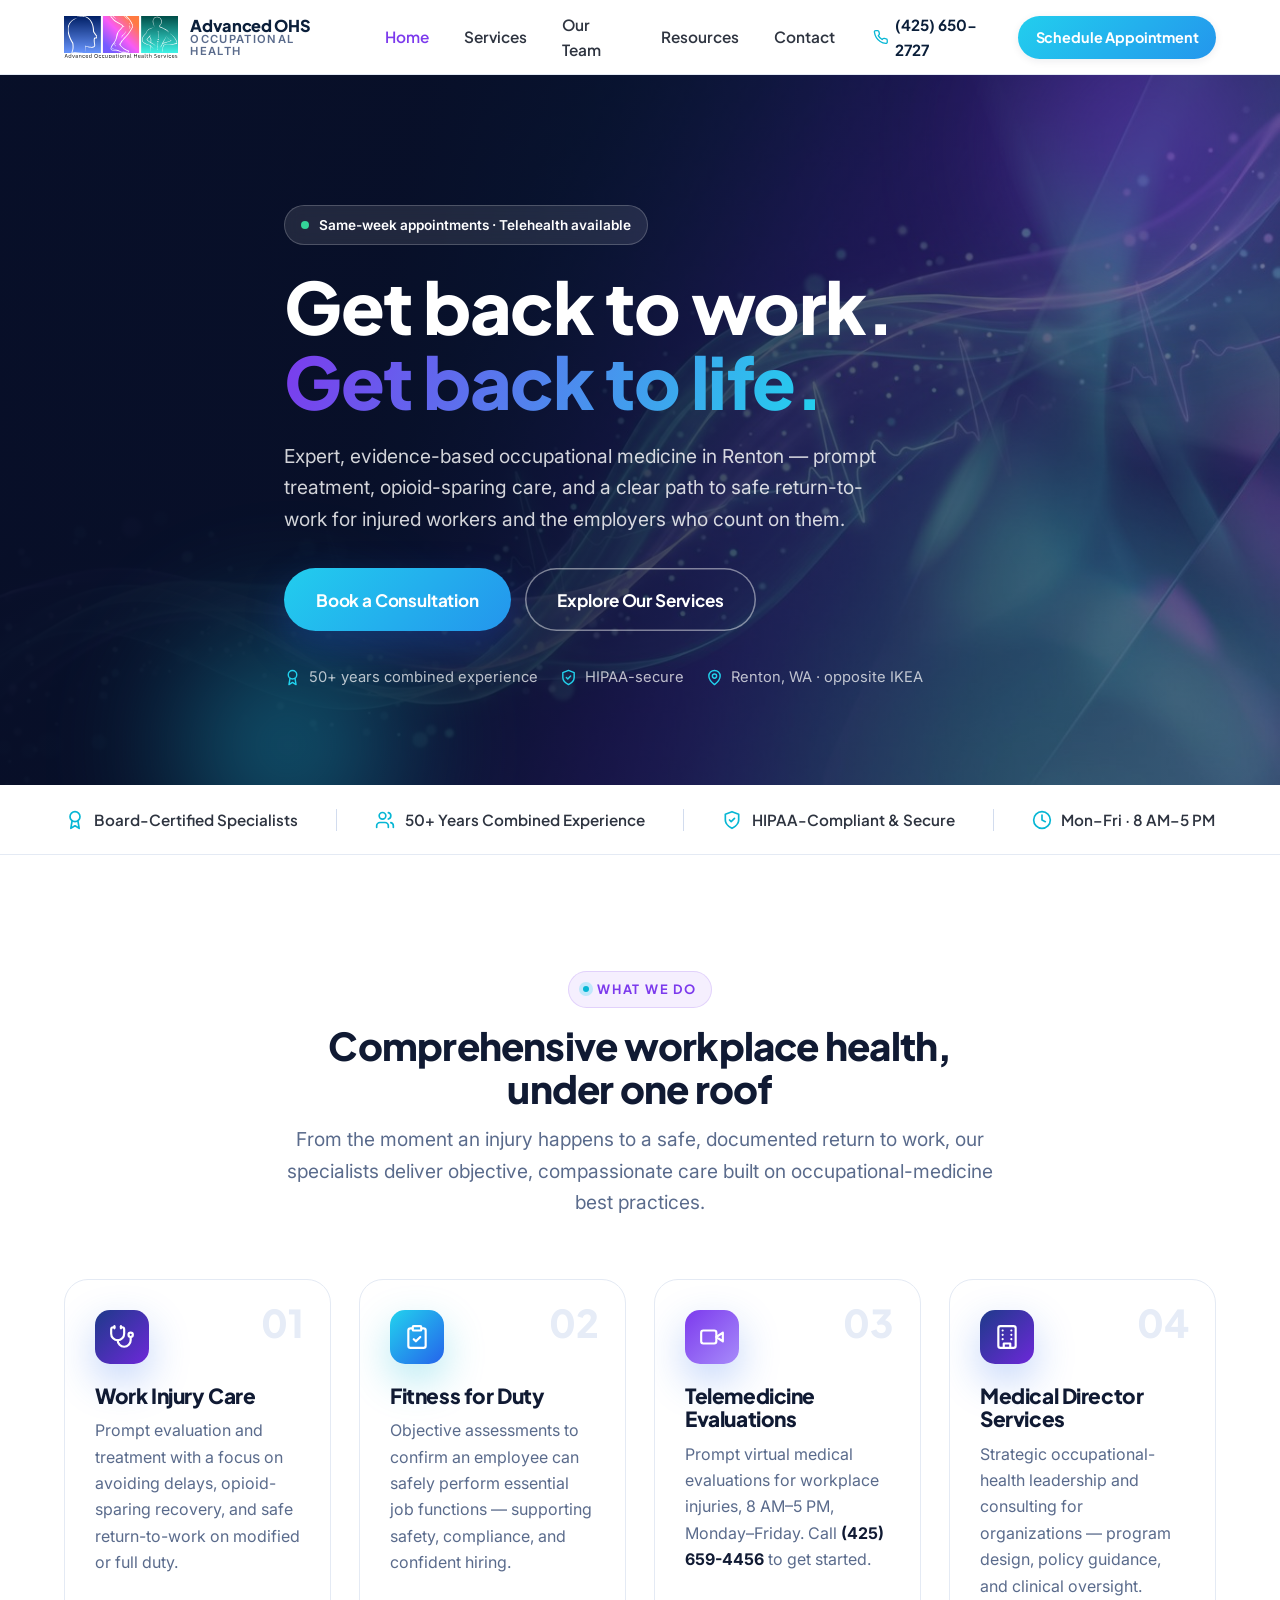
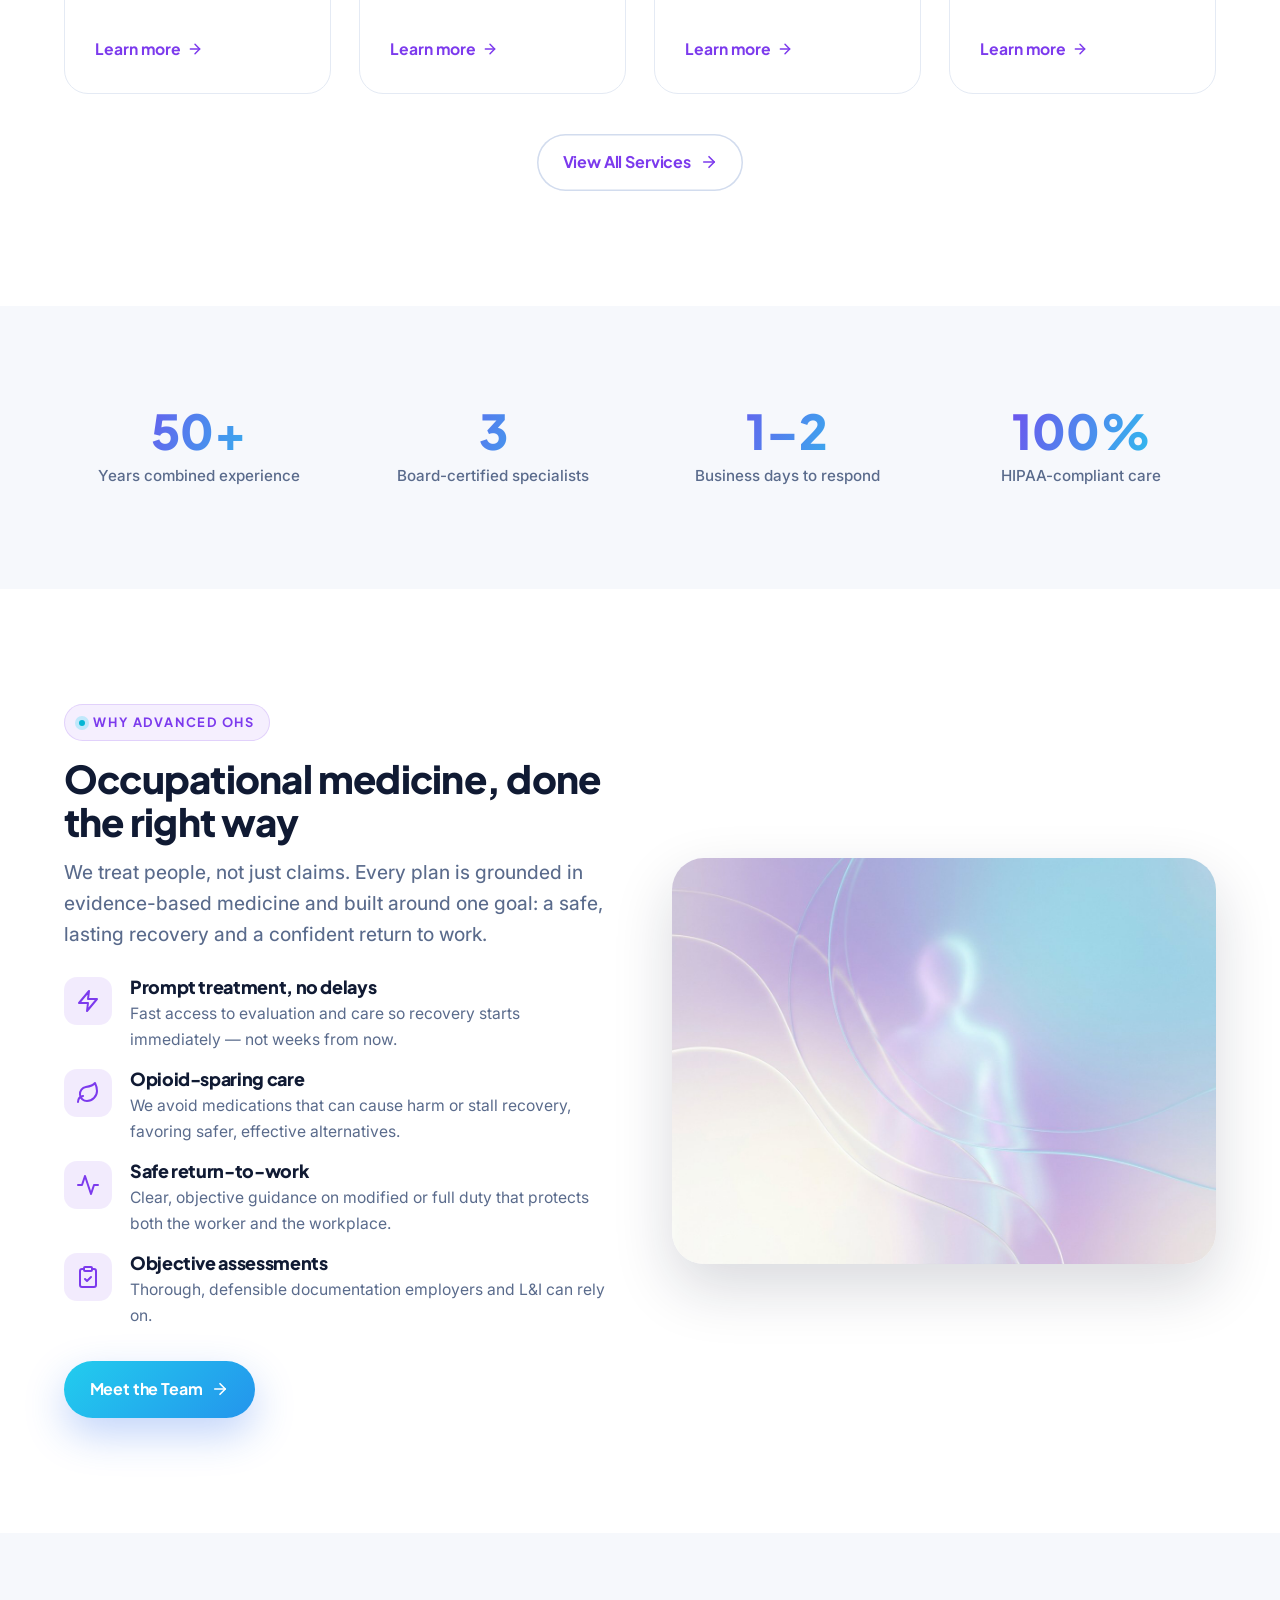
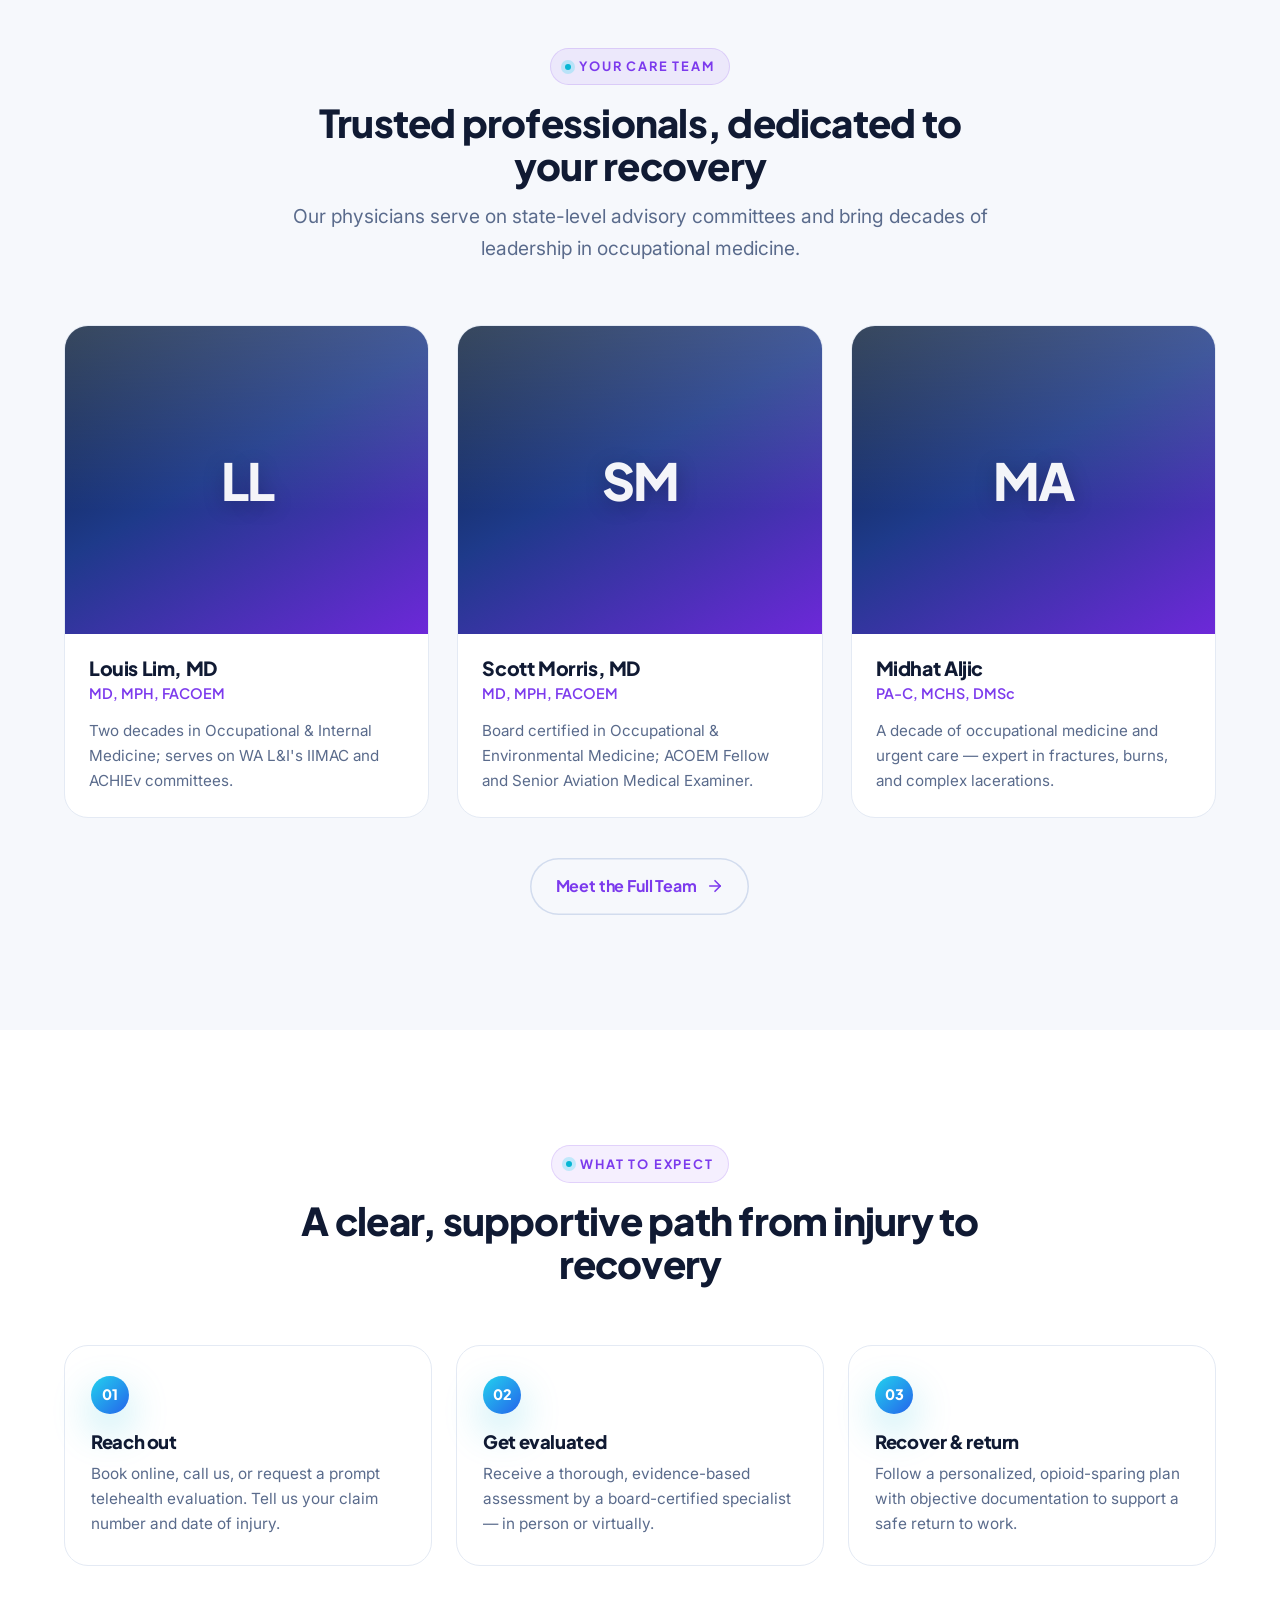
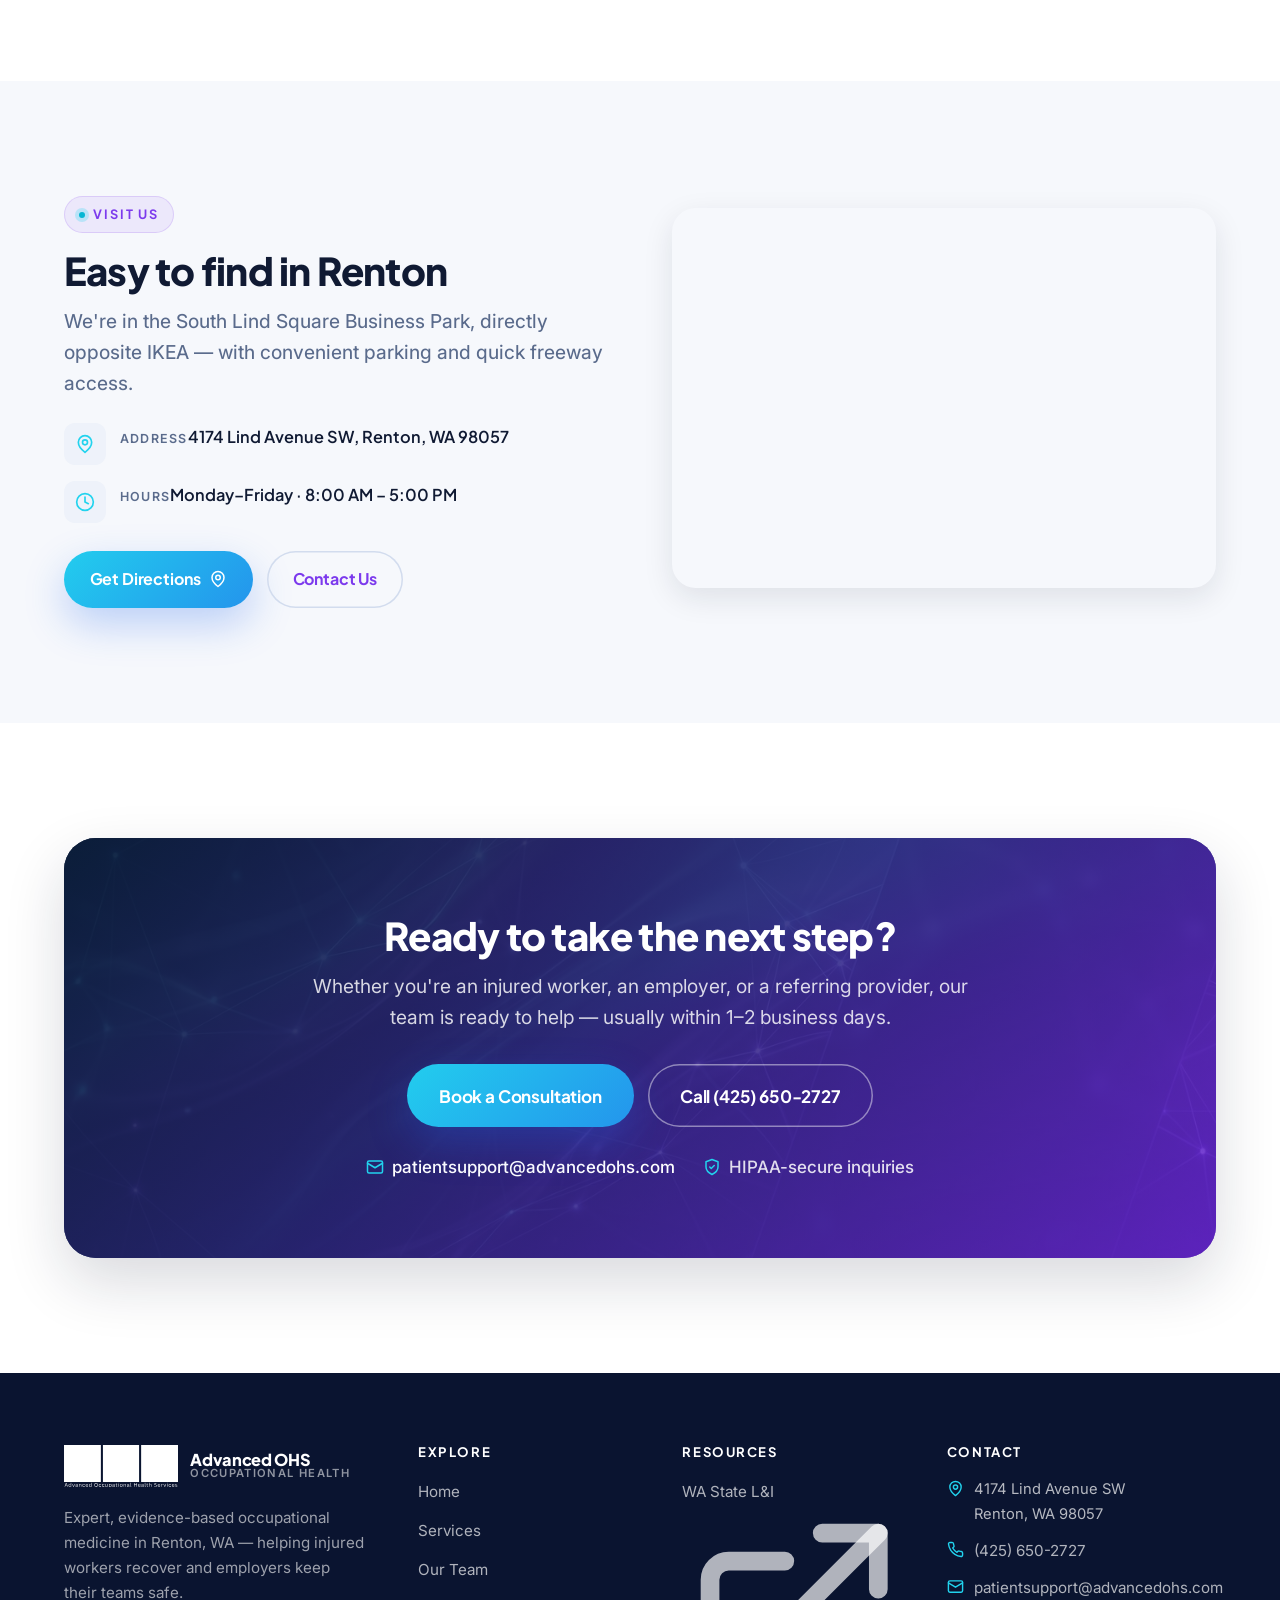
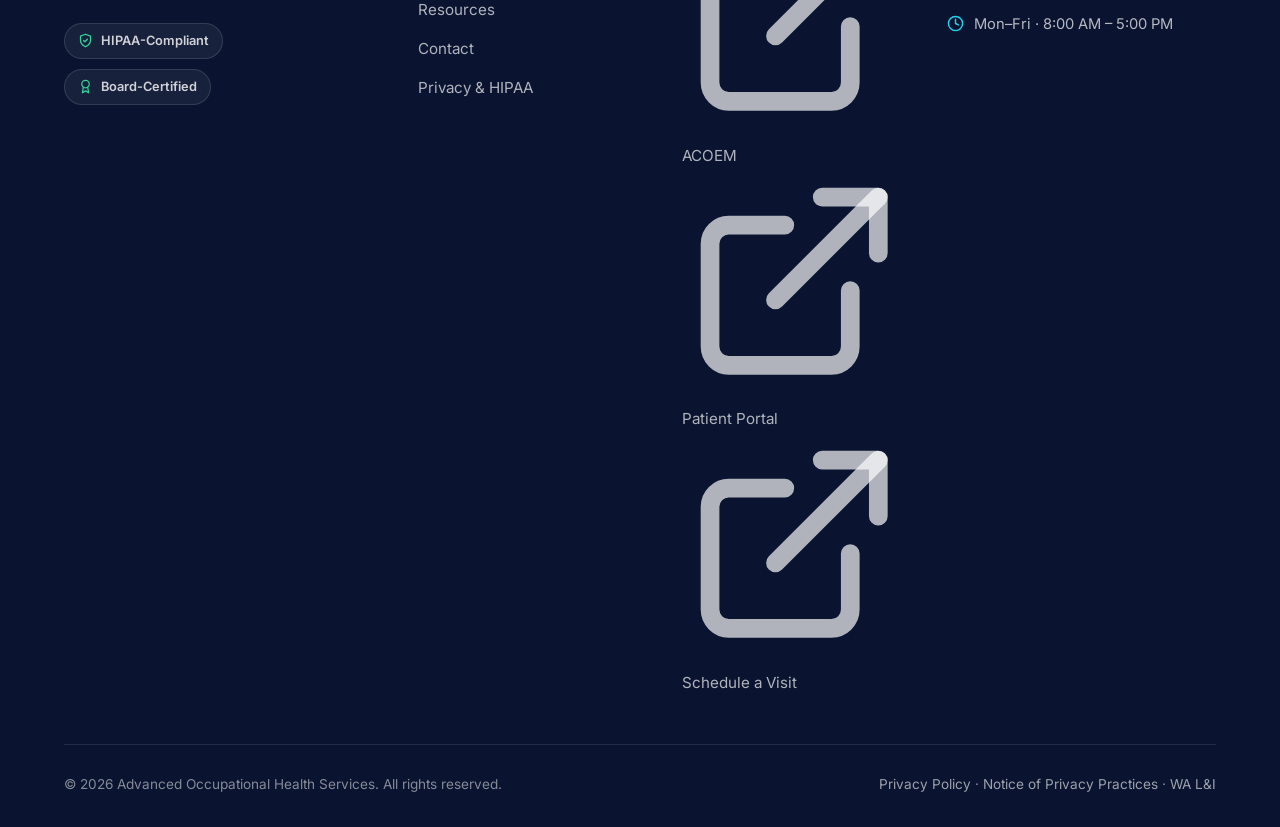
<file: prototype/index.html>
<!DOCTYPE html>
<html lang="en">
<head>
<meta charset="UTF-8">
<meta name="viewport" content="width=device-width, initial-scale=1.0">
<title>Advanced Occupational Health Services | Expert Work Injury Care in Renton, WA</title>
<meta name="description" content="Board-certified occupational medicine in Renton, WA. Prompt treatment, opioid-sparing care, and safe return-to-work for injured workers — plus objective assessments for employers. Book a consultation today.">
<meta name="theme-color" content="#0B1F3A">
<link rel="icon" type="image/svg+xml" href="assets/img/logo.svg">
<link rel="preconnect" href="https://fonts.googleapis.com">
<link rel="preconnect" href="https://fonts.gstatic.com" crossorigin>
<link href="https://fonts.googleapis.com/css2?family=Plus+Jakarta+Sans:wght@500;600;700;800&family=Inter:wght@400;450;500;600&display=swap" rel="stylesheet">
<link rel="stylesheet" href="assets/css/styles.css">
</head>
<body>
<main id="main">

  <!-- ===================== HERO ===================== -->
  <section class="hero">
    <div class="hero__bg"><img src="assets/img/hero-ambient.jpg" alt="" aria-hidden="true"></div>
    <div class="hero__orbs"><span class="orb orb--1"></span><span class="orb orb--2"></span></div>
    <div class="container hero__inner">
      <span class="hero__badge"><span class="pulse"></span> Same-week appointments · Telehealth available</span>
      <h1>Get back to work. <br><em>Get back to life.</em></h1>
      <p class="hero__sub">Expert, evidence-based occupational medicine in Renton — prompt treatment, opioid-sparing care, and a clear path to safe return-to-work for injured workers and the employers who count on them.</p>
      <div class="hero__cta btn-group">
        <a class="btn btn--lg" href="https://consumer.scheduling.athena.io/?locationId=34109-1" target="_blank" rel="noopener">Book a Consultation</a>
        <a class="btn btn--ghost btn--lg" href="services.html">Explore Our Services</a>
      </div>
      <div class="hero__meta">
        <span><span data-i="award"></span> 50+ years combined experience</span>
        <span><span data-i="shield"></span> HIPAA-secure</span>
        <span><span data-i="pin"></span> Renton, WA · opposite IKEA</span>
      </div>
    </div>
  </section>

  <!-- ===================== TRUST BAR ===================== -->
  <div class="trustbar">
    <div class="trustbar__inner">
      <span class="trustbar__item"><span data-i="award"></span> Board-Certified Specialists</span>
      <span class="trustbar__sep"></span>
      <span class="trustbar__item"><span data-i="users"></span> 50+ Years Combined Experience</span>
      <span class="trustbar__sep"></span>
      <span class="trustbar__item"><span data-i="shield"></span> HIPAA-Compliant &amp; Secure</span>
      <span class="trustbar__sep"></span>
      <span class="trustbar__item"><span data-i="clock"></span> Mon–Fri · 8 AM–5 PM</span>
    </div>
  </div>

  <!-- ===================== SERVICES PREVIEW ===================== -->
  <section class="section" id="services">
    <div class="container">
      <div class="s-head center reveal">
        <span class="eyebrow"><span class="dot"></span> What We Do</span>
        <h2>Comprehensive workplace health, under one roof</h2>
        <p>From the moment an injury happens to a safe, documented return to work, our specialists deliver objective, compassionate care built on occupational-medicine best practices.</p>
      </div>
      <div class="grid grid-4">
        <article class="card card--glow reveal" data-delay="1">
          <span class="card__tag">01</span>
          <div class="card__icon"><span data-i="stethoscope"></span></div>
          <h3>Work Injury Care</h3>
          <p>Prompt evaluation and treatment with a focus on avoiding delays, opioid-sparing recovery, and safe return-to-work on modified or full duty.</p>
          <div class="card__foot"><a class="link-arrow" href="services.html#work-injury">Learn more <span data-i="arrow"></span></a></div>
        </article>
        <article class="card card--glow reveal" data-delay="2">
          <span class="card__tag">02</span>
          <div class="card__icon card__icon--teal"><span data-i="clipboard"></span></div>
          <h3>Fitness for Duty</h3>
          <p>Objective assessments to confirm an employee can safely perform essential job functions — supporting safety, compliance, and confident hiring.</p>
          <div class="card__foot"><a class="link-arrow" href="services.html#fitness-for-duty">Learn more <span data-i="arrow"></span></a></div>
        </article>
        <article class="card card--glow reveal" data-delay="3">
          <span class="card__tag">03</span>
          <div class="card__icon card__icon--violet"><span data-i="video"></span></div>
          <h3>Telemedicine Evaluations</h3>
          <p>Prompt virtual medical evaluations for workplace injuries, 8 AM–5 PM, Monday–Friday. Call <strong>(425) 659-4456</strong> to get started.</p>
          <div class="card__foot"><a class="link-arrow" href="services.html#telemedicine">Learn more <span data-i="arrow"></span></a></div>
        </article>
        <article class="card card--glow reveal" data-delay="4">
          <span class="card__tag">04</span>
          <div class="card__icon"><span data-i="building"></span></div>
          <h3>Medical Director Services</h3>
          <p>Strategic occupational-health leadership and consulting for organizations — program design, policy guidance, and clinical oversight.</p>
          <div class="card__foot"><a class="link-arrow" href="services.html#medical-director">Learn more <span data-i="arrow"></span></a></div>
        </article>
      </div>
      <div class="center" style="margin-top:40px"><a class="btn btn--ghost-dark" href="services.html">View All Services <span data-i="arrow"></span></a></div>
    </div>
  </section>

  <!-- ===================== STATS ===================== -->
  <section class="section section--tight section--paper">
    <div class="container">
      <div class="stats">
        <div class="stat reveal"><div class="stat__num">50+</div><div class="stat__label">Years combined experience</div></div>
        <div class="stat reveal" data-delay="1"><div class="stat__num">3</div><div class="stat__label">Board-certified specialists</div></div>
        <div class="stat reveal" data-delay="2"><div class="stat__num">1–2</div><div class="stat__label">Business days to respond</div></div>
        <div class="stat reveal" data-delay="3"><div class="stat__num">100%</div><div class="stat__label">HIPAA-compliant care</div></div>
      </div>
    </div>
  </section>

  <!-- ===================== WHY ADVANCED OHS ===================== -->
  <section class="section" id="why">
    <div class="container">
      <div class="grid grid-2" style="align-items:center;gap:clamp(40px,5vw,72px)">
        <div class="reveal">
          <span class="eyebrow"><span class="dot"></span> Why Advanced OHS</span>
          <h2 style="margin-top:16px">Occupational medicine, done the right way</h2>
          <p class="lead" style="margin:14px 0 28px">We treat people, not just claims. Every plan is grounded in evidence-based medicine and built around one goal: a safe, lasting recovery and a confident return to work.</p>
          <div class="stack">
            <div class="value">
              <div class="value__icon"><span data-i="bolt"></span></div>
              <div><h4>Prompt treatment, no delays</h4><p>Fast access to evaluation and care so recovery starts immediately — not weeks from now.</p></div>
            </div>
            <div class="value">
              <div class="value__icon"><span data-i="leaf"></span></div>
              <div><h4>Opioid-sparing care</h4><p>We avoid medications that can cause harm or stall recovery, favoring safer, effective alternatives.</p></div>
            </div>
            <div class="value">
              <div class="value__icon"><span data-i="pulse"></span></div>
              <div><h4>Safe return-to-work</h4><p>Clear, objective guidance on modified or full duty that protects both the worker and the workplace.</p></div>
            </div>
            <div class="value">
              <div class="value__icon"><span data-i="clipboard"></span></div>
              <div><h4>Objective assessments</h4><p>Thorough, defensible documentation employers and L&amp;I can rely on.</p></div>
            </div>
          </div>
          <a class="btn" href="team.html" style="margin-top:32px">Meet the Team <span data-i="arrow"></span></a>
        </div>
        <div class="reveal" data-delay="2">
          <img src="assets/img/care-ambient.jpg" alt="Abstract image suggesting calm, recovery and healing" style="border-radius:var(--r-xl);box-shadow:var(--sh-lg);width:100%">
        </div>
      </div>
    </div>
  </section>

  <!-- ===================== TEAM TEASER ===================== -->
  <section class="section section--paper" id="team">
    <div class="container">
      <div class="s-head center reveal">
        <span class="eyebrow"><span class="dot"></span> Your Care Team</span>
        <h2>Trusted professionals, dedicated to your recovery</h2>
        <p>Our physicians serve on state-level advisory committees and bring decades of leadership in occupational medicine.</p>
      </div>
      <div class="grid grid-3">
        <article class="team-card reveal" data-delay="1">
          <div class="team-card__photo"><span class="team-card__mono">LL</span></div>
          <div class="team-card__body">
            <h3 class="team-card__name">Louis Lim, MD</h3>
            <div class="team-card__creds">MD, MPH, FACOEM</div>
            <p class="team-card__bio">Two decades in Occupational &amp; Internal Medicine; serves on WA L&amp;I's IIMAC and ACHIEv committees.</p>
          </div>
        </article>
        <article class="team-card reveal" data-delay="2">
          <div class="team-card__photo"><span class="team-card__mono">SM</span></div>
          <div class="team-card__body">
            <h3 class="team-card__name">Scott Morris, MD</h3>
            <div class="team-card__creds">MD, MPH, FACOEM</div>
            <p class="team-card__bio">Board certified in Occupational &amp; Environmental Medicine; ACOEM Fellow and Senior Aviation Medical Examiner.</p>
          </div>
        </article>
        <article class="team-card reveal" data-delay="3">
          <div class="team-card__photo"><span class="team-card__mono">MA</span></div>
          <div class="team-card__body">
            <h3 class="team-card__name">Midhat Aljic</h3>
            <div class="team-card__creds">PA-C, MCHS, DMSc</div>
            <p class="team-card__bio">A decade of occupational medicine and urgent care — expert in fractures, burns, and complex lacerations.</p>
          </div>
        </article>
      </div>
      <div class="center" style="margin-top:40px"><a class="btn btn--ghost-dark" href="team.html">Meet the Full Team <span data-i="arrow"></span></a></div>
    </div>
  </section>

  <!-- ===================== WHAT TO EXPECT ===================== -->
  <section class="section" id="what-to-expect">
    <div class="container">
      <div class="s-head center reveal">
        <span class="eyebrow"><span class="dot"></span> What to Expect</span>
        <h2>A clear, supportive path from injury to recovery</h2>
      </div>
      <div class="steps">
        <div class="step reveal"><div class="step__num"></div><h4>Reach out</h4><p>Book online, call us, or request a prompt telehealth evaluation. Tell us your claim number and date of injury.</p></div>
        <div class="step reveal" data-delay="1"><div class="step__num"></div><h4>Get evaluated</h4><p>Receive a thorough, evidence-based assessment by a board-certified specialist — in person or virtually.</p></div>
        <div class="step reveal" data-delay="2"><div class="step__num"></div><h4>Recover &amp; return</h4><p>Follow a personalized, opioid-sparing plan with objective documentation to support a safe return to work.</p></div>
      </div>
    </div>
  </section>

  <!-- ===================== LOCATION TEASER ===================== -->
  <section class="section section--paper" id="location">
    <div class="container">
      <div class="grid grid-2" style="align-items:center;gap:clamp(36px,5vw,64px)">
        <div class="reveal">
          <span class="eyebrow"><span class="dot"></span> Visit Us</span>
          <h2 style="margin-top:16px">Easy to find in Renton</h2>
          <p class="lead" style="margin:14px 0 24px">We're in the South Lind Square Business Park, directly opposite IKEA — with convenient parking and quick freeway access.</p>
          <div class="stack" style="margin-bottom:28px">
            <div class="contact-list__item" style="color:var(--ink-700)"><span class="contact-list__icon" style="background:var(--paper-2)"><span data-i="pin"></span></span><span><span class="contact-list__label" style="color:var(--ink-500)">Address</span><span class="contact-list__value" style="color:var(--ink-900)">4174 Lind Avenue SW, Renton, WA 98057</span></span></div>
            <div class="contact-list__item" style="color:var(--ink-700)"><span class="contact-list__icon" style="background:var(--paper-2)"><span data-i="clock"></span></span><span><span class="contact-list__label" style="color:var(--ink-500)">Hours</span><span class="contact-list__value" style="color:var(--ink-900)">Monday–Friday · 8:00 AM – 5:00 PM</span></span></div>
          </div>
          <div class="btn-group">
            <a class="btn" href="https://www.google.com/maps/search/?api=1&query=4174+Lind+Avenue+SW+Renton+WA+98057" target="_blank" rel="noopener">Get Directions <span data-i="pin"></span></a>
            <a class="btn btn--ghost-dark" href="contact.html">Contact Us</a>
          </div>
        </div>
        <div class="reveal" data-delay="2">
          <iframe
            title="Map showing Advanced OHS location in Renton, WA"
            src="https://www.google.com/maps?q=4174+Lind+Avenue+SW,+Renton,+WA+98057&output=embed"
            style="width:100%;height:380px;border:0;border-radius:var(--r-lg);box-shadow:var(--sh-md)" loading="lazy" referrerpolicy="no-referrer-when-downgrade"></iframe>
        </div>
      </div>
    </div>
  </section>

  <!-- ===================== FINAL CTA ===================== -->
  <section class="section">
    <div class="container">
      <div class="cta-band reveal">
        <div class="cta-band__bg"><img src="assets/img/cta-ambient.jpg" alt="" aria-hidden="true"></div>
        <div class="cta-band__inner">
          <h2>Ready to take the next step?</h2>
          <p>Whether you're an injured worker, an employer, or a referring provider, our team is ready to help — usually within 1–2 business days.</p>
          <div class="btn-group" style="justify-content:center">
            <a class="btn btn--lg" href="https://consumer.scheduling.athena.io/?locationId=34109-1" target="_blank" rel="noopener">Book a Consultation</a>
            <a class="btn btn--ghost btn--lg" href="tel:+14256502727">Call (425) 650-2727</a>
          </div>
          <div class="contact-row">
            <span><span data-i="mail"></span> <a href="mailto:patientsupport@advancedohs.com">patientsupport@advancedohs.com</a></span>
            <span><span data-i="shield"></span> HIPAA-secure inquiries</span>
          </div>
        </div>
      </div>
    </div>
  </section>

</main>
<script src="assets/js/components.js"></script>
</body>
</html>
</file>
<file: prototype/assets/css/styles.css>
/* =====================================================================
   ADVANCED OCCUPATIONAL HEALTH SERVICES — Design System
   Premium medical-tech aesthetic · Webflow-native class structure
   Author: Flagship Web Engagement · v1.0
   ---------------------------------------------------------------------
   CONTENTS
   01 · Design Tokens (CSS Custom Properties)
   02 · Reset & Base
   03 · Typography
   04 · Layout Primitives (container, section, grid)
   05 · Buttons & CTAs
   06 · Navigation (sticky header + mobile)
   07 · Hero
   08 · Trust Bar
   09 · Section Headers (eyebrow / title / lede)
   10 · Cards (service, value, resource, team)
   11 · Stats
   12 · CTA Band
   13 · Forms (contact, HIPAA-safe)
   14 · Accordion (FAQ / What to Expect)
   15 · Pills, Badges, Chips
   16 · Footer
   17 · Utilities (glass, gradient-text, reveal)
   18 · Accessibility (focus, skip, reduced motion)
   19 · Responsive
   20 · Global overrides  (#lovable-badge hide)
   ===================================================================== */

/* 01 · DESIGN TOKENS =================================================== */
:root{
  /* Brand palette (refined, not reinvented) */
  --navy-900:#0A1430;
  --navy-800:#0B1F3A;
  --navy-700:#102a52;
  --blue-700:#1E3A8A;
  --blue-600:#1D4ED8;
  --blue-500:#2563EB;
  --violet-600:#7C3AED;
  --violet-500:#8B5CF6;
  --violet-400:#A78BFA;
  --teal-500:#06B6D4;
  --teal-400:#22D3EE;
  --cyan-accent:#19C2D6;

  /* Neutrals */
  --white:#FFFFFF;
  --paper:#F6F8FC;
  --paper-2:#EEF2FA;
  --paper-3:#E6ECF7;
  --ink-900:#101a33;
  --ink-800:#1b2440;
  --ink-700:#2E3440;
  --ink-500:#5A6B8C;
  --ink-400:#8190AD;
  --line:#E4EAF4;
  --line-strong:#D2DCEE;

  /* Gradients */
  --grad-brand:linear-gradient(135deg,#1E3A8A 0%,#6D28D9 100%);
  --grad-brand-deep:linear-gradient(150deg,#0B1F3A 0%,#1E3A8A 45%,#6D28D9 100%);
  --grad-cta:linear-gradient(135deg,#22D3EE 0%,#2563EB 100%);
  --grad-cta-2:linear-gradient(135deg,#19C2D6 0%,#4F46E5 100%);
  --grad-text:linear-gradient(110deg,#7C3AED 0%,#22D3EE 100%);
  --grad-sheen:linear-gradient(180deg,rgba(255,255,255,.18),rgba(255,255,255,0) 60%);

  /* Typography */
  --font-head:"Plus Jakarta Sans","Inter",ui-sans-serif,system-ui,-apple-system,"Segoe UI",Roboto,Helvetica,Arial,sans-serif;
  --font-body:"Inter",ui-sans-serif,system-ui,-apple-system,"Segoe UI",Roboto,Helvetica,Arial,sans-serif;

  /* Fluid type scale */
  --fs-hero:clamp(2.6rem,5.6vw,4.6rem);
  --fs-h1:clamp(2.1rem,4.2vw,3.3rem);
  --fs-h2:clamp(1.7rem,3vw,2.45rem);
  --fs-h3:clamp(1.28rem,1.8vw,1.6rem);
  --fs-lead:clamp(1.1rem,1.5vw,1.32rem);
  --fs-body:1.0625rem;
  --fs-sm:.92rem;
  --fs-xs:.8rem;

  /* Spacing scale */
  --s-1:4px; --s-2:8px; --s-3:12px; --s-4:16px; --s-5:24px;
  --s-6:32px; --s-7:48px; --s-8:64px; --s-9:96px; --s-10:128px;

  /* Radii */
  --r-sm:10px; --r-md:16px; --r-lg:24px; --r-xl:32px; --r-pill:999px;

  /* Shadows */
  --sh-xs:0 1px 2px rgba(16,26,51,.06);
  --sh-sm:0 2px 8px rgba(16,26,51,.08);
  --sh-md:0 10px 30px rgba(16,26,51,.10);
  --sh-lg:0 24px 60px rgba(16,26,51,.16);
  --sh-glow:0 16px 40px rgba(34,99,238,.28);
  --sh-glow-teal:0 16px 40px rgba(6,182,212,.30);

  /* Motion */
  --t-fast:.18s; --t:.28s; --t-slow:.55s;
  --ease:cubic-bezier(.4,0,.2,1);
  --ease-out:cubic-bezier(.16,1,.3,1);

  /* Layout */
  --container:1200px;
  --container-narrow:880px;
  --nav-h:74px;
}

/* 02 · RESET & BASE ==================================================== */
*,*::before,*::after{box-sizing:border-box;margin:0;padding:0}
html{scroll-behavior:smooth;-webkit-text-size-adjust:100%;scroll-padding-top:calc(var(--nav-h) + 16px)}
body{
  font-family:var(--font-body);
  font-size:var(--fs-body);
  line-height:1.65;
  color:var(--ink-700);
  background:var(--white);
  -webkit-font-smoothing:antialiased;
  text-rendering:optimizeLegibility;
  overflow-x:hidden;
}
img,svg{display:block;max-width:100%;height:auto}
a{color:var(--blue-600);text-decoration:none;transition:color var(--t-fast) var(--ease)}
a:hover{color:var(--violet-600)}
ul{list-style:none}
button{font-family:inherit;cursor:pointer;border:none;background:none}
input,textarea,select{font-family:inherit;font-size:1rem}
::selection{background:rgba(124,58,237,.18);color:var(--ink-900)}

/* 03 · TYPOGRAPHY ====================================================== */
h1,h2,h3,h4,h5{font-family:var(--font-head);color:var(--ink-900);line-height:1.12;font-weight:800;letter-spacing:-.02em}
h1{font-size:var(--fs-h1)}
h2{font-size:var(--fs-h2)}
h3{font-size:var(--fs-h3)}
p{margin:0 0 1rem}
p:last-child{margin-bottom:0}
.lead{font-size:var(--fs-lead);color:var(--ink-500);line-height:1.6;font-weight:450}
strong{color:var(--ink-900)}
.grad-text{background:var(--grad-text);-webkit-background-clip:text;background-clip:text;-webkit-text-fill-color:transparent;color:transparent}
.eyebrow{display:inline-flex;align-items:center;gap:.5rem;font-family:var(--font-head);font-size:var(--fs-xs);font-weight:700;letter-spacing:.14em;text-transform:uppercase;color:var(--violet-600);background:rgba(124,58,237,.08);padding:.45rem .9rem;border-radius:var(--r-pill);border:1px solid rgba(124,58,237,.16)}
.eyebrow .dot{width:6px;height:6px;border-radius:50%;background:var(--teal-500);box-shadow:0 0 0 4px rgba(34,211,238,.25)}

/* 04 · LAYOUT PRIMITIVES ============================================== */
.container{width:100%;max-width:var(--container);margin:0 auto;padding:0 24px}
.container--narrow{max-width:var(--container-narrow)}
.section{padding:clamp(64px,9vw,128px) 0;position:relative}
.section--tight{padding:clamp(48px,6vw,80px) 0}
.section--paper{background:var(--paper)}
.section--paper-2{background:var(--paper-2)}
.section--dark{background:var(--grad-brand-deep);color:var(--white)}
.section--dark h1,.section--dark h2,.section--dark h3{color:var(--white)}
.section--dark p{color:rgba(255,255,255,.78)}
.grid{display:grid;gap:28px}
.grid-2{grid-template-columns:repeat(2,1fr)}
.grid-3{grid-template-columns:repeat(3,1fr)}
.grid-4{grid-template-columns:repeat(4,1fr)}
.stack>*+*{margin-top:1rem}
.center{text-align:center}
.mx-auto{margin-left:auto;margin-right:auto}
.divider{height:1px;background:var(--line);border:0;margin:0}

/* 05 · BUTTONS & CTAs ================================================== */
.btn{
  --btn-bg:var(--grad-cta);
  display:inline-flex;align-items:center;justify-content:center;gap:.55rem;
  font-family:var(--font-head);font-weight:700;font-size:1rem;letter-spacing:-.01em;
  padding:.95rem 1.6rem;border-radius:var(--r-pill);
  color:var(--white);background:var(--btn-bg);
  background-size:200% 200%;background-position:0% 50%;
  box-shadow:var(--sh-glow);
  transition:transform var(--t) var(--ease-out),box-shadow var(--t) var(--ease),background-position var(--t-slow) var(--ease);
  white-space:nowrap;will-change:transform;
}
.btn svg{width:18px;height:18px}
.btn:hover{transform:translateY(-2px);box-shadow:var(--sh-glow-teal);background-position:100% 50%;color:var(--white)}
.btn:active{transform:translateY(0)}
.btn--lg{padding:1.1rem 2rem;font-size:1.07rem}
.btn--sm{padding:.6rem 1.1rem;font-size:.9rem;box-shadow:var(--sh-sm)}
.btn--secondary{--btn-bg:var(--white);color:var(--navy-800);box-shadow:var(--sh-md)}
.btn--secondary:hover{color:var(--violet-600);box-shadow:var(--sh-lg)}
.btn--ghost{--btn-bg:transparent;color:var(--white);box-shadow:inset 0 0 0 1.5px rgba(255,255,255,.45)}
.btn--ghost:hover{background:rgba(255,255,255,.12);color:var(--white)}
.btn--ghost-dark{--btn-bg:transparent;color:var(--violet-600);box-shadow:inset 0 0 0 1.5px var(--line-strong)}
.btn--ghost-dark:hover{background:var(--violet-600);color:var(--white);box-shadow:none}
.btn--block{display:flex;width:100%}
.btn-group{display:flex;flex-wrap:wrap;gap:14px;align-items:center}

/* Link arrow */
.link-arrow{display:inline-flex;align-items:center;gap:.4rem;font-family:var(--font-head);font-weight:700;color:var(--violet-600);font-size:.98rem}
.link-arrow svg{width:16px;height:16px;transition:transform var(--t) var(--ease)}
.link-arrow:hover svg{transform:translateX(4px)}
.link-arrow--light{color:var(--white)}

/* 06 · NAVIGATION ====================================================== */
.site-header{position:sticky;top:0;z-index:100;background:rgba(255,255,255,.82);backdrop-filter:saturate(180%) blur(14px);-webkit-backdrop-filter:saturate(180%) blur(14px);border-bottom:1px solid var(--line);transition:box-shadow var(--t) var(--ease),background var(--t) var(--ease)}
.site-header.scrolled{box-shadow:var(--sh-sm);background:rgba(255,255,255,.92)}
.nav{display:flex;align-items:center;justify-content:space-between;height:var(--nav-h);gap:24px}
.brand{display:flex;align-items:center;gap:12px;text-decoration:none}
.brand__logo{height:42px;width:auto;transition:transform var(--t) var(--ease-out)}
.brand:hover .brand__logo{transform:scale(1.04)}
.brand__text{display:flex;flex-direction:column;line-height:1.05}
.brand__name{font-family:var(--font-head);font-weight:800;color:var(--navy-800);font-size:1.02rem;letter-spacing:-.02em}
.brand__sub{font-size:.7rem;letter-spacing:.12em;text-transform:uppercase;color:var(--ink-500);font-weight:600}
.nav__links{display:flex;align-items:center;gap:6px}
.nav__link{font-family:var(--font-head);font-weight:600;font-size:.96rem;color:var(--ink-700);padding:.55rem .9rem;border-radius:var(--r-pill);transition:color var(--t-fast),background var(--t-fast)}
.nav__link:hover{color:var(--violet-600);background:var(--paper-2)}
.nav__link[aria-current="page"]{color:var(--violet-600)}
.nav__actions{display:flex;align-items:center;gap:10px}
.nav__phone{font-family:var(--font-head);font-weight:700;color:var(--navy-800);font-size:.95rem;display:inline-flex;align-items:center;gap:.4rem}
.nav__phone svg{width:16px;height:16px;color:var(--teal-500)}
.nav-toggle{display:none;width:44px;height:44px;border-radius:12px;align-items:center;justify-content:center;color:var(--navy-800)}
.nav-toggle svg{width:24px;height:24px}
.nav-toggle .icon-close{display:none}
.nav-toggle[aria-expanded="true"] .icon-open{display:none}
.nav-toggle[aria-expanded="true"] .icon-close{display:block}

/* 07 · HERO ============================================================ */
.hero{position:relative;overflow:hidden;background:var(--navy-900);color:var(--white);padding:calc(var(--nav-h) + 56px) 0 96px}
.hero__bg{position:absolute;inset:0;z-index:0}
.hero__bg img{width:100%;height:100%;object-fit:cover;opacity:.62}
.hero__bg::after{content:"";position:absolute;inset:0;background:linear-gradient(100deg,rgba(8,15,40,.95) 30%,rgba(10,20,50,.55) 60%,rgba(30,18,80,.25) 100%)}
.hero__orbs{position:absolute;inset:0;z-index:0;overflow:hidden}
.orb{position:absolute;border-radius:50%;filter:blur(60px);opacity:.5;animation:float 14s ease-in-out infinite}
.orb--1{width:380px;height:380px;background:radial-gradient(circle,#7C3AED,transparent 70%);top:-120px;right:-60px}
.orb--2{width:320px;height:320px;background:radial-gradient(circle,#22D3EE,transparent 70%);bottom:-120px;left:10%;animation-delay:-5s}
@keyframes float{0%,100%{transform:translateY(0)}50%{transform:translateY(-26px)}}
.hero__inner{position:relative;z-index:2;max-width:760px}
.hero__badge{display:inline-flex;align-items:center;gap:.6rem;font-size:.85rem;font-weight:600;background:rgba(255,255,255,.1);border:1px solid rgba(255,255,255,.2);padding:.5rem 1rem;border-radius:var(--r-pill);margin-bottom:24px;backdrop-filter:blur(8px)}
.hero__badge .pulse{width:8px;height:8px;border-radius:50%;background:#34D399;box-shadow:0 0 0 0 rgba(52,211,153,.6);animation:pulse 2s infinite}
@keyframes pulse{0%{box-shadow:0 0 0 0 rgba(52,211,153,.55)}70%{box-shadow:0 0 0 10px rgba(52,211,153,0)}100%{box-shadow:0 0 0 0 rgba(52,211,153,0)}}
.hero h1{color:var(--white);font-size:var(--fs-hero);line-height:1.04;margin-bottom:22px}
.hero h1 em{font-style:normal;background:var(--grad-text);-webkit-background-clip:text;background-clip:text;-webkit-text-fill-color:transparent}
.hero__sub{font-size:var(--fs-lead);color:rgba(255,255,255,.82);max-width:600px;margin-bottom:32px}
.hero__cta{margin-bottom:34px}
.hero__meta{display:flex;flex-wrap:wrap;gap:22px;color:rgba(255,255,255,.72);font-size:.92rem}
.hero__meta span{display:inline-flex;align-items:center;gap:.5rem}
.hero__meta svg{width:17px;height:17px;color:var(--teal-400)}

/* 08 · TRUST BAR ======================================================= */
.trustbar{background:var(--white);border-bottom:1px solid var(--line)}
.trustbar__inner{display:flex;flex-wrap:wrap;align-items:center;justify-content:center;gap:14px 38px;padding:22px 24px}
.trustbar__item{display:inline-flex;align-items:center;gap:.6rem;font-family:var(--font-head);font-weight:600;color:var(--ink-700);font-size:.95rem}
.trustbar__item svg{width:20px;height:20px;color:var(--teal-500);flex-shrink:0}
.trustbar__sep{width:1px;height:22px;background:var(--line-strong)}

/* 09 · SECTION HEADERS ================================================ */
.s-head{max-width:720px;margin-bottom:clamp(36px,5vw,60px)}
.s-head.center{margin-left:auto;margin-right:auto}
.s-head h2{margin:16px 0 14px}
.s-head p{color:var(--ink-500);font-size:var(--fs-lead)}

/* 10 · CARDS =========================================================== */
.card{background:var(--white);border:1px solid var(--line);border-radius:var(--r-lg);padding:30px;transition:transform var(--t) var(--ease-out),box-shadow var(--t) var(--ease),border-color var(--t) var(--ease);position:relative;overflow:hidden;height:100%;display:flex;flex-direction:column}
.card:hover{transform:translateY(-6px);box-shadow:var(--sh-lg);border-color:transparent}
.card__icon{width:54px;height:54px;border-radius:15px;display:grid;place-items:center;margin-bottom:20px;background:var(--grad-brand);color:#fff;box-shadow:var(--sh-glow)}
.card__icon svg{width:26px;height:26px}
.card__icon--teal{background:var(--grad-cta);box-shadow:var(--sh-glow-teal)}
.card__icon--violet{background:linear-gradient(135deg,#7C3AED,#A78BFA)}
.card h3{margin-bottom:10px;font-size:1.3rem}
.card p{color:var(--ink-500);font-size:1rem;flex:1}
.card__foot{margin-top:20px}
.card--glow::before{content:"";position:absolute;top:-40%;right:-30%;width:240px;height:240px;background:radial-gradient(circle,rgba(124,58,237,.12),transparent 70%);opacity:0;transition:opacity var(--t) var(--ease)}
.card--glow:hover::before{opacity:1}

/* Service number tag */
.card__tag{position:absolute;top:24px;right:26px;font-family:var(--font-head);font-weight:800;font-size:2.4rem;color:var(--paper-3);line-height:1;z-index:0}

/* Value (benefit) item */
.value{display:flex;gap:18px;align-items:flex-start}
.value__icon{flex-shrink:0;width:48px;height:48px;border-radius:13px;display:grid;place-items:center;background:rgba(124,58,237,.1);color:var(--violet-600)}
.value__icon svg{width:24px;height:24px}
.value h4{font-size:1.12rem;margin-bottom:4px}
.value p{color:var(--ink-500);font-size:.98rem}

/* Team card */
.team-card{background:var(--white);border:1px solid var(--line);border-radius:var(--r-lg);overflow:hidden;transition:transform var(--t) var(--ease-out),box-shadow var(--t) var(--ease);height:100%;display:flex;flex-direction:column}
.team-card:hover{transform:translateY(-6px);box-shadow:var(--sh-lg)}
.team-card__photo{aspect-ratio:4/3.4;display:grid;place-items:center;background:var(--grad-brand-deep);position:relative;overflow:hidden}
.team-card__photo::after{content:"";position:absolute;inset:0;background:var(--grad-sheen)}
.team-card__mono{font-family:var(--font-head);font-weight:800;color:rgba(255,255,255,.95);font-size:3.2rem;letter-spacing:-.04em;z-index:1;text-shadow:0 4px 20px rgba(0,0,0,.25)}
.team-card__body{padding:24px}
.team-card__name{font-size:1.22rem;margin-bottom:2px}
.team-card__creds{color:var(--violet-600);font-weight:600;font-size:.9rem;margin-bottom:12px;font-family:var(--font-head)}
.team-card__bio{color:var(--ink-500);font-size:.95rem}

/* Resource card */
.res-card{display:flex;gap:18px;align-items:flex-start;background:var(--white);border:1px solid var(--line);border-radius:var(--r-md);padding:22px;transition:transform var(--t) var(--ease-out),box-shadow var(--t) var(--ease),border-color var(--t);text-decoration:none}
.res-card:hover{transform:translateY(-3px);box-shadow:var(--sh-md);border-color:var(--violet-400)}
.res-card__icon{flex-shrink:0;width:46px;height:46px;border-radius:12px;display:grid;place-items:center;background:var(--paper-2);color:var(--violet-600)}
.res-card__icon svg{width:22px;height:22px}
.res-card h4{font-size:1.05rem;margin-bottom:3px;color:var(--ink-900)}
.res-card span{font-size:.88rem;color:var(--ink-500)}
.res-card__ext{margin-left:auto;color:var(--violet-500);flex-shrink:0;align-self:center}
.res-card__ext svg{width:18px;height:18px}

/* 11 · STATS =========================================================== */
.stats{display:grid;grid-template-columns:repeat(4,1fr);gap:24px}
.stat{text-align:center;padding:24px}
.stat__num{font-family:var(--font-head);font-weight:800;font-size:clamp(2.2rem,4vw,3rem);line-height:1;background:var(--grad-text);-webkit-background-clip:text;background-clip:text;-webkit-text-fill-color:transparent;margin-bottom:8px}
.stat__label{color:var(--ink-500);font-size:.95rem;font-weight:500}

/* 12 · CTA BAND ======================================================== */
.cta-band{position:relative;overflow:hidden;border-radius:var(--r-xl);padding:clamp(44px,6vw,76px);background:var(--grad-brand-deep);color:var(--white);text-align:center;box-shadow:var(--sh-lg)}
.cta-band__bg{position:absolute;inset:0;z-index:0}
.cta-band__bg img{width:100%;height:100%;object-fit:cover;opacity:.4}
.cta-band__bg::after{content:"";position:absolute;inset:0;background:linear-gradient(135deg,rgba(11,31,58,.85),rgba(109,40,217,.6))}
.cta-band__inner{position:relative;z-index:2;max-width:680px;margin:0 auto}
.cta-band h2{color:#fff;margin-bottom:14px}
.cta-band p{color:rgba(255,255,255,.82);font-size:var(--fs-lead);margin-bottom:30px}
.cta-band .contact-row{display:flex;flex-wrap:wrap;justify-content:center;gap:14px 28px;margin-top:26px;color:rgba(255,255,255,.85);font-weight:500}
.cta-band .contact-row a{color:#fff}
.cta-band .contact-row span{display:inline-flex;align-items:center;gap:.5rem}
.cta-band .contact-row svg{width:18px;height:18px;color:var(--teal-400)}

/* 13 · FORMS =========================================================== */
.form-grid{display:grid;grid-template-columns:1fr 1fr;gap:20px}
.field{display:flex;flex-direction:column;gap:7px}
.field--full{grid-column:1/-1}
.field label{font-family:var(--font-head);font-weight:600;font-size:.92rem;color:var(--ink-800)}
.field .req{color:#E11D48}
.field input,.field select,.field textarea{
  width:100%;padding:.85rem 1rem;border:1.5px solid var(--line-strong);border-radius:13px;
  background:var(--white);color:var(--ink-900);font-size:1rem;transition:border-color var(--t-fast),box-shadow var(--t-fast)
}
.field textarea{resize:vertical;min-height:120px}
.field input:focus,.field select:focus,.field textarea:focus{outline:none;border-color:var(--violet-500);box-shadow:0 0 0 4px rgba(124,58,237,.14)}
.field input::placeholder,.field textarea::placeholder{color:var(--ink-400)}
.field .hint{font-size:.82rem;color:var(--ink-500)}
.fieldset-note{display:flex;gap:12px;background:var(--paper);border:1px solid var(--line);border-left:4px solid var(--teal-500);border-radius:12px;padding:14px 16px;font-size:.9rem;color:var(--ink-700);grid-column:1/-1}
.fieldset-note svg{width:20px;height:20px;color:var(--teal-500);flex-shrink:0;margin-top:2px}
.checkbox{display:flex;gap:12px;align-items:flex-start;font-size:.9rem;color:var(--ink-700);grid-column:1/-1}
.checkbox input{width:20px;height:20px;flex-shrink:0;margin-top:2px;accent-color:var(--violet-600)}

/* Contact info panel */
.contact-panel{background:var(--grad-brand-deep);color:#fff;border-radius:var(--r-lg);padding:36px;height:100%;position:relative;overflow:hidden}
.contact-panel h3{color:#fff;margin-bottom:6px}
.contact-panel .lead{color:rgba(255,255,255,.78);font-size:1rem;margin-bottom:26px}
.contact-list{display:flex;flex-direction:column;gap:20px}
.contact-list__item{display:flex;gap:14px;align-items:flex-start}
.contact-list__icon{width:42px;height:42px;border-radius:11px;background:rgba(255,255,255,.12);display:grid;place-items:center;flex-shrink:0}
.contact-list__icon svg{width:20px;height:20px;color:var(--teal-400)}
.contact-list__label{font-size:.78rem;text-transform:uppercase;letter-spacing:.1em;color:rgba(255,255,255,.6);font-weight:600;margin-bottom:2px}
.contact-list__value{font-family:var(--font-head);font-weight:600;color:#fff;font-size:1.02rem}
.contact-list__value a{color:#fff}
.contact-list__sub{font-size:.85rem;color:rgba(255,255,255,.7)}

/* Form success state */
.form-success{display:none;text-align:center;padding:40px 20px}
.form-success.show{display:block}
.form-success__check{width:72px;height:72px;border-radius:50%;background:var(--grad-cta);display:grid;place-items:center;margin:0 auto 20px;box-shadow:var(--sh-glow-teal)}
.form-success__check svg{width:36px;height:36px;color:#fff}

/* 14 · ACCORDION ====================================================== */
.accordion{border:1px solid var(--line);border-radius:var(--r-lg);overflow:hidden;background:var(--white)}
.acc-item{border-bottom:1px solid var(--line)}
.acc-item:last-child{border-bottom:none}
.acc-trigger{width:100%;display:flex;align-items:center;justify-content:space-between;gap:16px;padding:22px 26px;text-align:left;font-family:var(--font-head);font-weight:700;color:var(--ink-900);font-size:1.08rem}
.acc-trigger:hover{background:var(--paper)}
.acc-icon{width:30px;height:30px;border-radius:50%;background:var(--paper-2);display:grid;place-items:center;flex-shrink:0;color:var(--violet-600);transition:transform var(--t) var(--ease),background var(--t)}
.acc-icon svg{width:16px;height:16px}
.acc-trigger[aria-expanded="true"] .acc-icon{transform:rotate(45deg);background:var(--grad-cta);color:#fff}
.acc-panel{max-height:0;overflow:hidden;transition:max-height var(--t-slow) var(--ease)}
.acc-panel__inner{padding:0 26px 24px;color:var(--ink-500);font-size:1rem}

/* 15 · PILLS / BADGES / CHIPS ========================================== */
.pill{display:inline-flex;align-items:center;gap:.4rem;font-size:.78rem;font-weight:600;font-family:var(--font-head);padding:.35rem .75rem;border-radius:var(--r-pill);background:var(--paper-2);color:var(--ink-700)}
.pill--teal{background:rgba(6,182,212,.12);color:#0e7490}
.pill--violet{background:rgba(124,58,237,.1);color:var(--violet-600)}
.pill--green{background:rgba(16,185,129,.12);color:#047857}
.chip-list{display:flex;flex-wrap:wrap;gap:10px}

/* Steps (what to expect) */
.steps{display:grid;grid-template-columns:repeat(3,1fr);gap:24px;counter-reset:step}
.step{position:relative;padding:30px 26px 28px;background:var(--white);border:1px solid var(--line);border-radius:var(--r-lg)}
.step__num{counter-increment:step;font-family:var(--font-head);font-weight:800;font-size:.9rem;width:38px;height:38px;border-radius:50%;display:grid;place-items:center;background:var(--grad-cta);color:#fff;margin-bottom:18px;box-shadow:var(--sh-glow-teal)}
.step__num::before{content:counter(step,decimal-leading-zero)}
.step h4{margin-bottom:8px;font-size:1.15rem}
.step p{color:var(--ink-500);font-size:.96rem}

/* 16 · FOOTER ========================================================= */
.site-footer{background:var(--navy-900);color:rgba(255,255,255,.72);padding:72px 0 32px;position:relative;overflow:hidden}
.site-footer .brand__name{color:#fff}
.site-footer .brand__sub{color:rgba(255,255,255,.55)}
.footer-grid{display:grid;grid-template-columns:1.4fr 1fr 1fr 1.2fr;gap:40px;padding-bottom:48px;border-bottom:1px solid rgba(255,255,255,.1)}
.footer-about p{color:rgba(255,255,255,.6);font-size:.95rem;margin-top:18px;max-width:300px}
.footer-col h5{color:#fff;font-size:.82rem;text-transform:uppercase;letter-spacing:.12em;margin-bottom:18px;font-weight:700}
.footer-col ul{display:flex;flex-direction:column;gap:11px}
.footer-col a{color:rgba(255,255,255,.68);font-size:.95rem;transition:color var(--t-fast)}
.footer-col a:hover{color:#fff}
.footer-contact__item{display:flex;gap:10px;font-size:.92rem;color:rgba(255,255,255,.7);margin-bottom:12px}
.footer-contact__item svg{width:17px;height:17px;color:var(--teal-400);flex-shrink:0;margin-top:3px}
.footer-bottom{display:flex;flex-wrap:wrap;justify-content:space-between;align-items:center;gap:16px;padding-top:28px;font-size:.85rem;color:rgba(255,255,255,.5)}
.footer-bottom a{color:rgba(255,255,255,.6)}
.hipaa-badge{display:inline-flex;align-items:center;gap:.5rem;background:rgba(255,255,255,.06);border:1px solid rgba(255,255,255,.12);padding:.4rem .8rem;border-radius:var(--r-pill);font-size:.8rem;color:rgba(255,255,255,.8);font-weight:600}
.hipaa-badge svg{width:15px;height:15px;color:#34D399}

/* 17 · UTILITIES ====================================================== */
.glass{background:rgba(255,255,255,.7);backdrop-filter:blur(14px) saturate(160%);-webkit-backdrop-filter:blur(14px) saturate(160%);border:1px solid rgba(255,255,255,.5)}
.glass-dark{background:rgba(16,30,60,.55);backdrop-filter:blur(14px) saturate(160%);-webkit-backdrop-filter:blur(14px) saturate(160%);border:1px solid rgba(255,255,255,.14)}
.reveal{opacity:0;transform:translateY(28px);transition:opacity .7s var(--ease-out),transform .7s var(--ease-out)}
.reveal.in{opacity:1;transform:none}
.reveal[data-delay="1"]{transition-delay:.08s}
.reveal[data-delay="2"]{transition-delay:.16s}
.reveal[data-delay="3"]{transition-delay:.24s}
.reveal[data-delay="4"]{transition-delay:.32s}
.text-violet{color:var(--violet-600)}
.mt-0{margin-top:0}
.mb-0{margin-bottom:0}

/* Decorative section blob */
.blob{position:absolute;border-radius:50%;filter:blur(80px);opacity:.5;z-index:0;pointer-events:none}

/* 18 · ACCESSIBILITY ================================================== */
:focus-visible{outline:3px solid rgba(124,58,237,.5);outline-offset:2px;border-radius:6px}
.skip-link{position:absolute;left:16px;top:-60px;z-index:200;background:var(--violet-600);color:#fff;padding:10px 18px;border-radius:10px;font-weight:600;transition:top var(--t-fast)}
.skip-link:focus{top:16px}
.sr-only{position:absolute;width:1px;height:1px;padding:0;margin:-1px;overflow:hidden;clip:rect(0,0,0,0);white-space:nowrap;border:0}
@media (prefers-reduced-motion:reduce){
  *{animation-duration:.001ms!important;animation-iteration-count:1!important;transition-duration:.001ms!important;scroll-behavior:auto!important}
  .reveal{opacity:1;transform:none}
}

/* 19 · RESPONSIVE ===================================================== */
@media (max-width:980px){
  .grid-4{grid-template-columns:repeat(2,1fr)}
  .footer-grid{grid-template-columns:1fr 1fr}
  .steps{grid-template-columns:1fr}
  .stats{grid-template-columns:repeat(2,1fr)}
}
@media (max-width:860px){
  :root{--nav-h:64px}
  .nav__links,.nav__phone{display:none}
  .nav-toggle{display:flex}
  .nav__links.is-open{
    display:flex;flex-direction:column;align-items:stretch;gap:4px;
    position:fixed;inset:var(--nav-h) 0 auto 0;background:#fff;
    padding:18px 20px 26px;box-shadow:var(--sh-lg);border-bottom:1px solid var(--line);
    border-radius:0 0 24px 24px;
  }
  .nav__link{padding:.9rem 1rem;font-size:1.05rem}
  .nav__link.is-cta{background:var(--grad-cta);color:#fff;text-align:center}
  .grid-3,.grid-2{grid-template-columns:1fr}
  .form-grid{grid-template-columns:1fr}
  .hero{padding:calc(var(--nav-h) + 40px) 0 64px}
  .footer-grid{grid-template-columns:1fr;gap:32px}
  .trustbar__sep{display:none}
}
@media (max-width:560px){
  .grid-4,.stats{grid-template-columns:1fr}
  .container{padding:0 18px}
  .hero__cta{flex-direction:column;align-items:stretch}
  .hero__cta .btn{width:100%}
}

/* 20 · GLOBAL OVERRIDES =============================================== */
/* Client directive: globally hide anything with the ID lovable-badge */
#lovable-badge{display:none !important}
</file>
